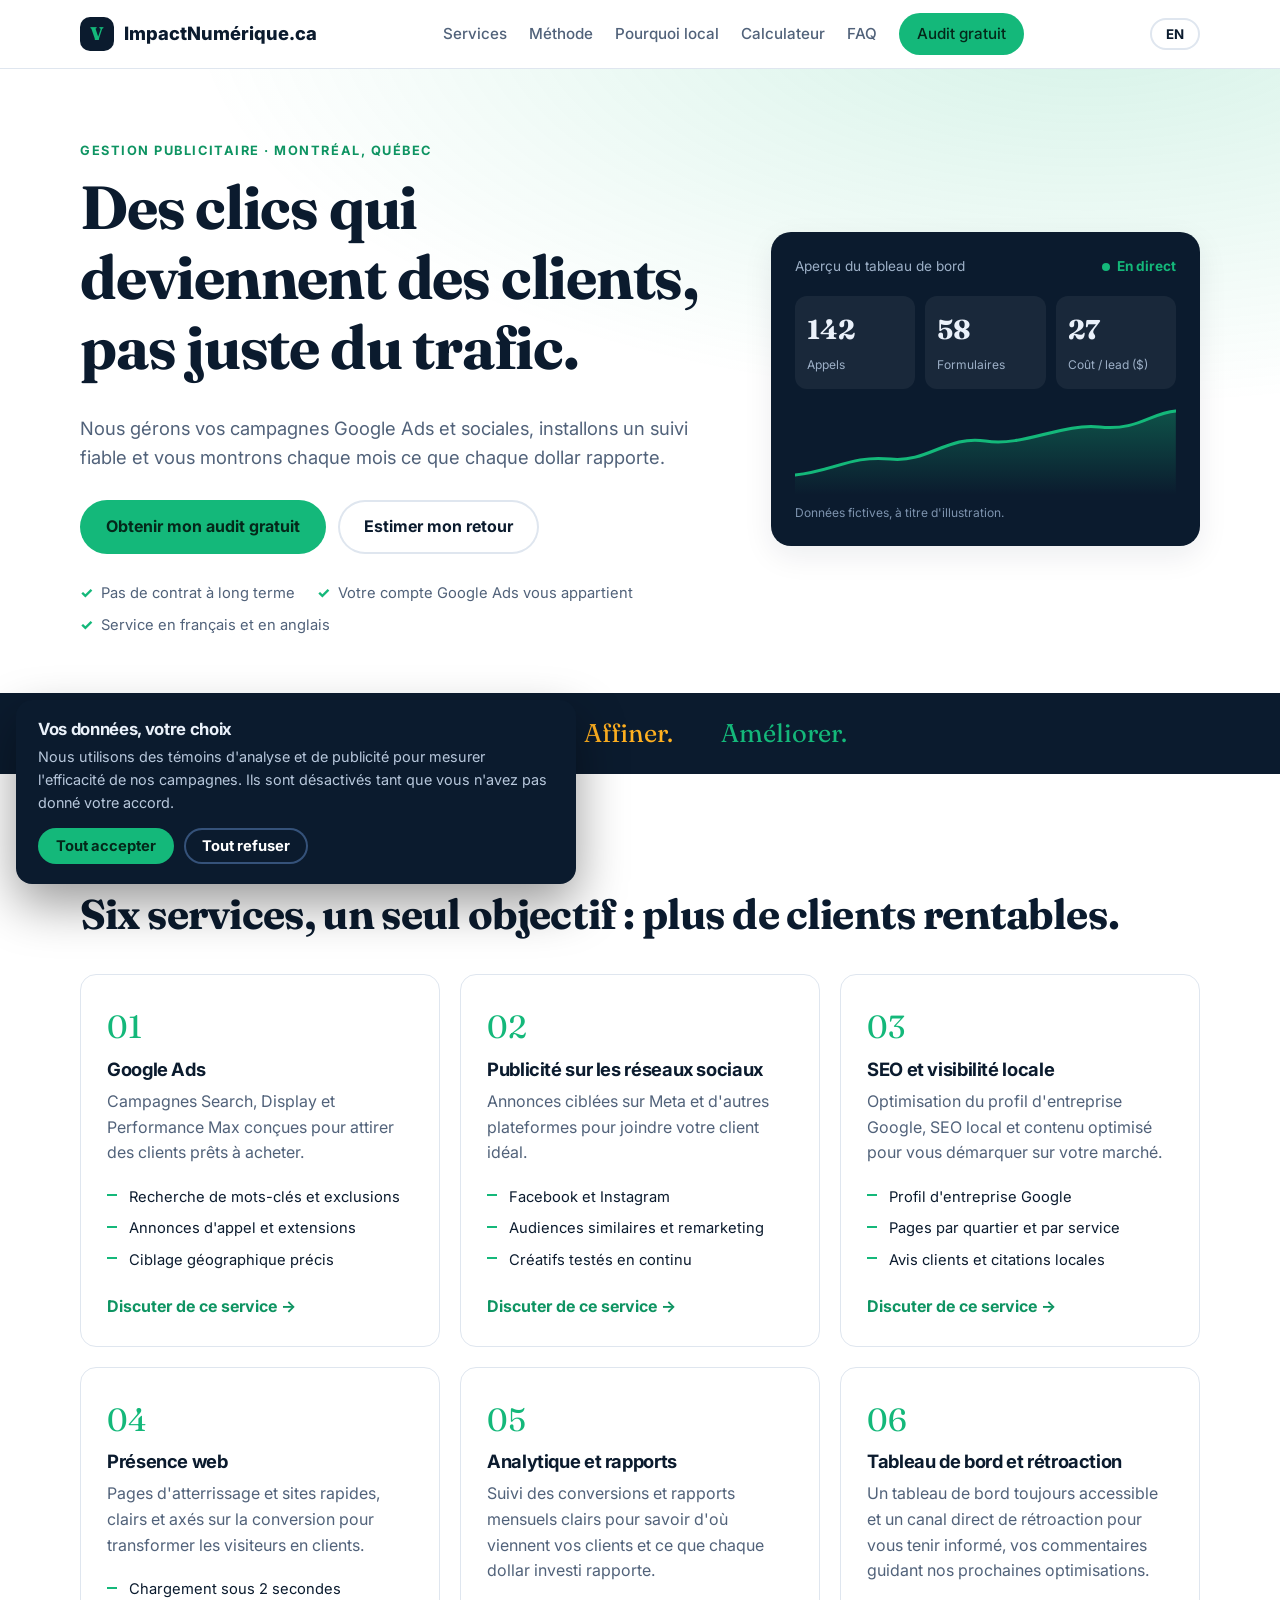
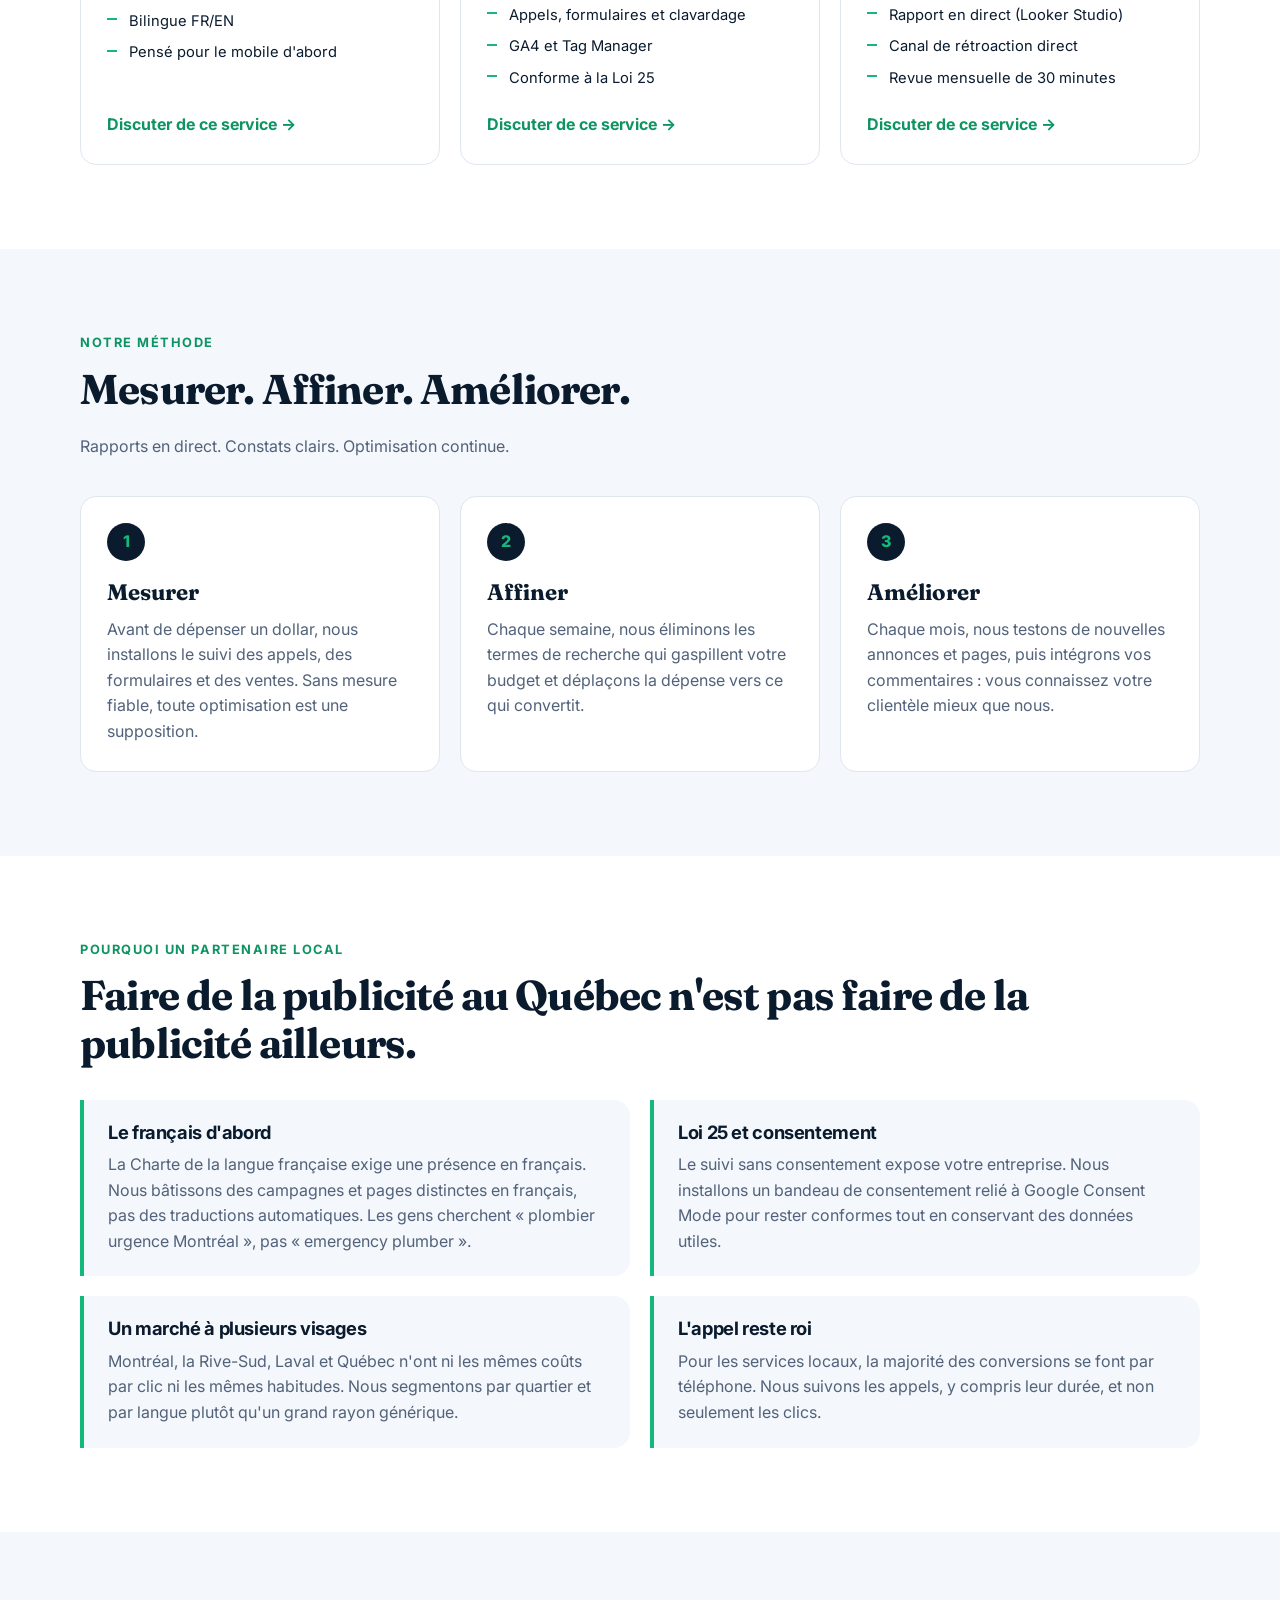
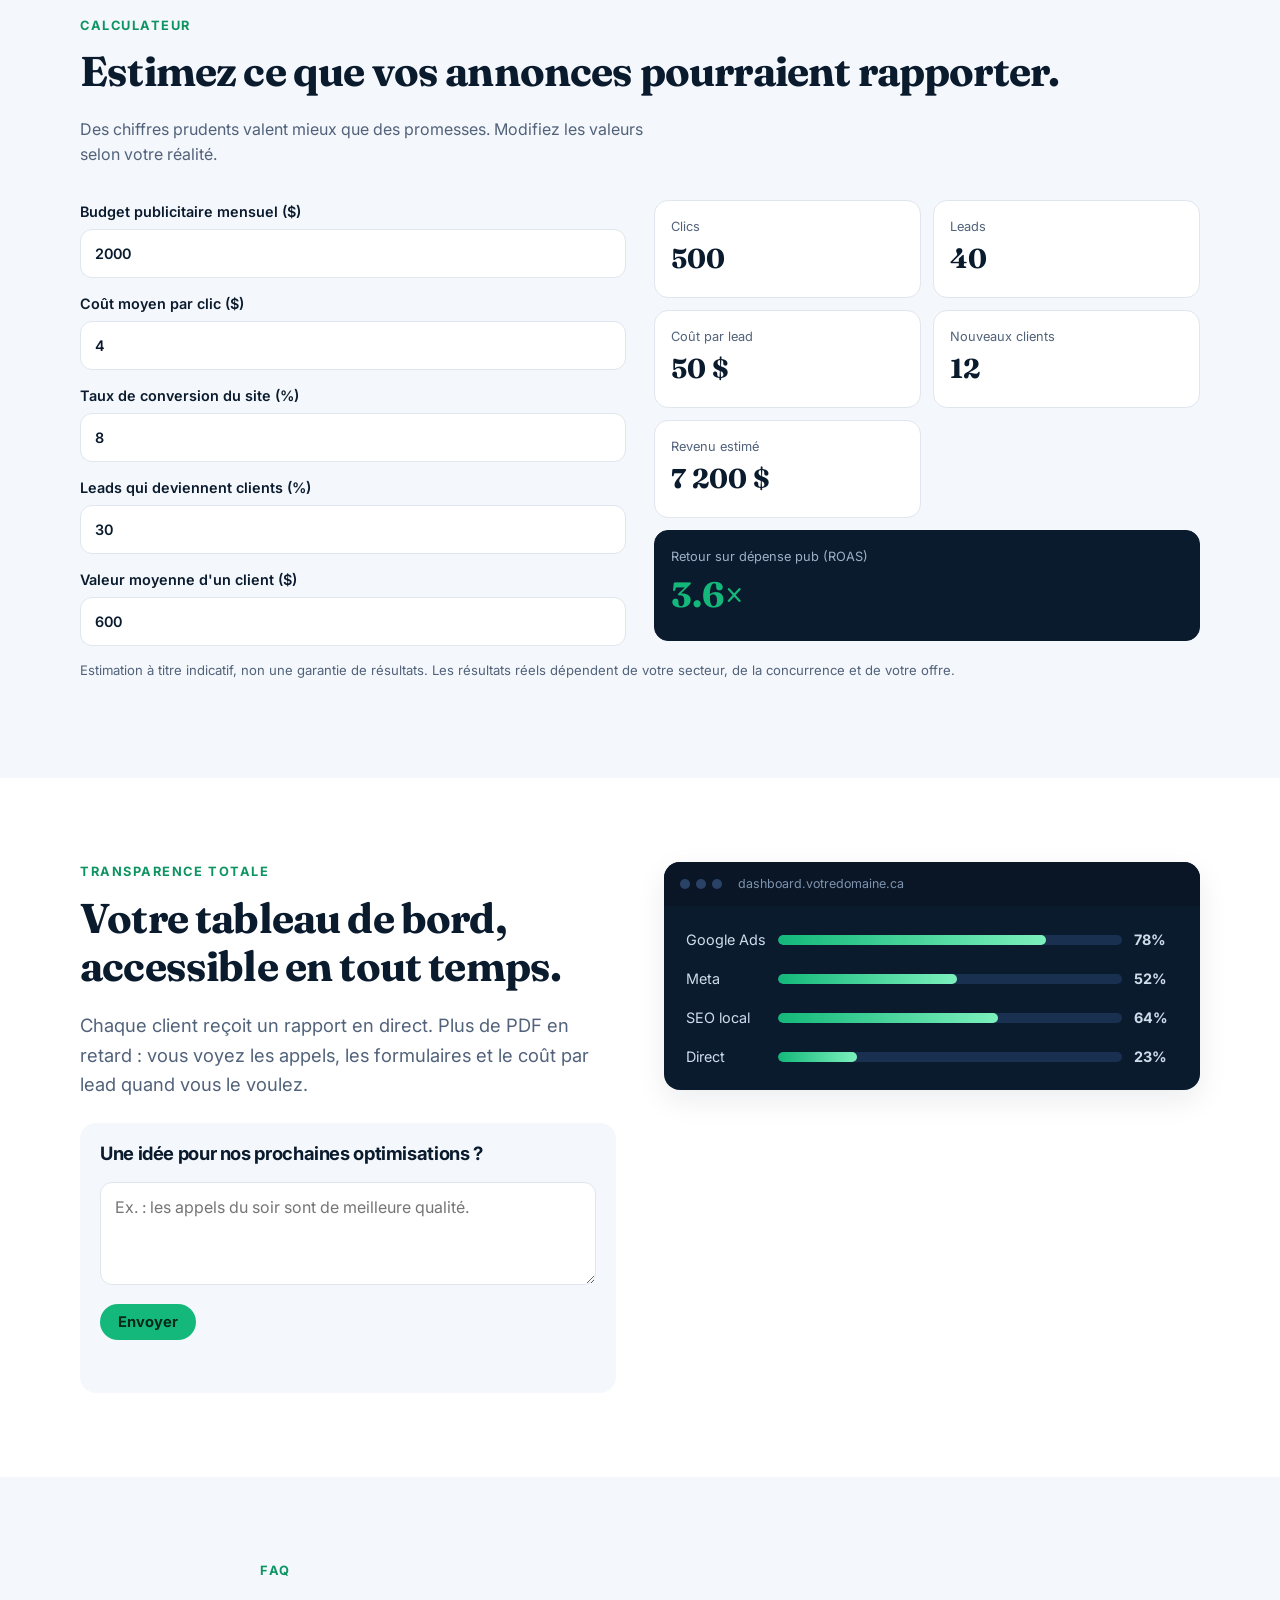
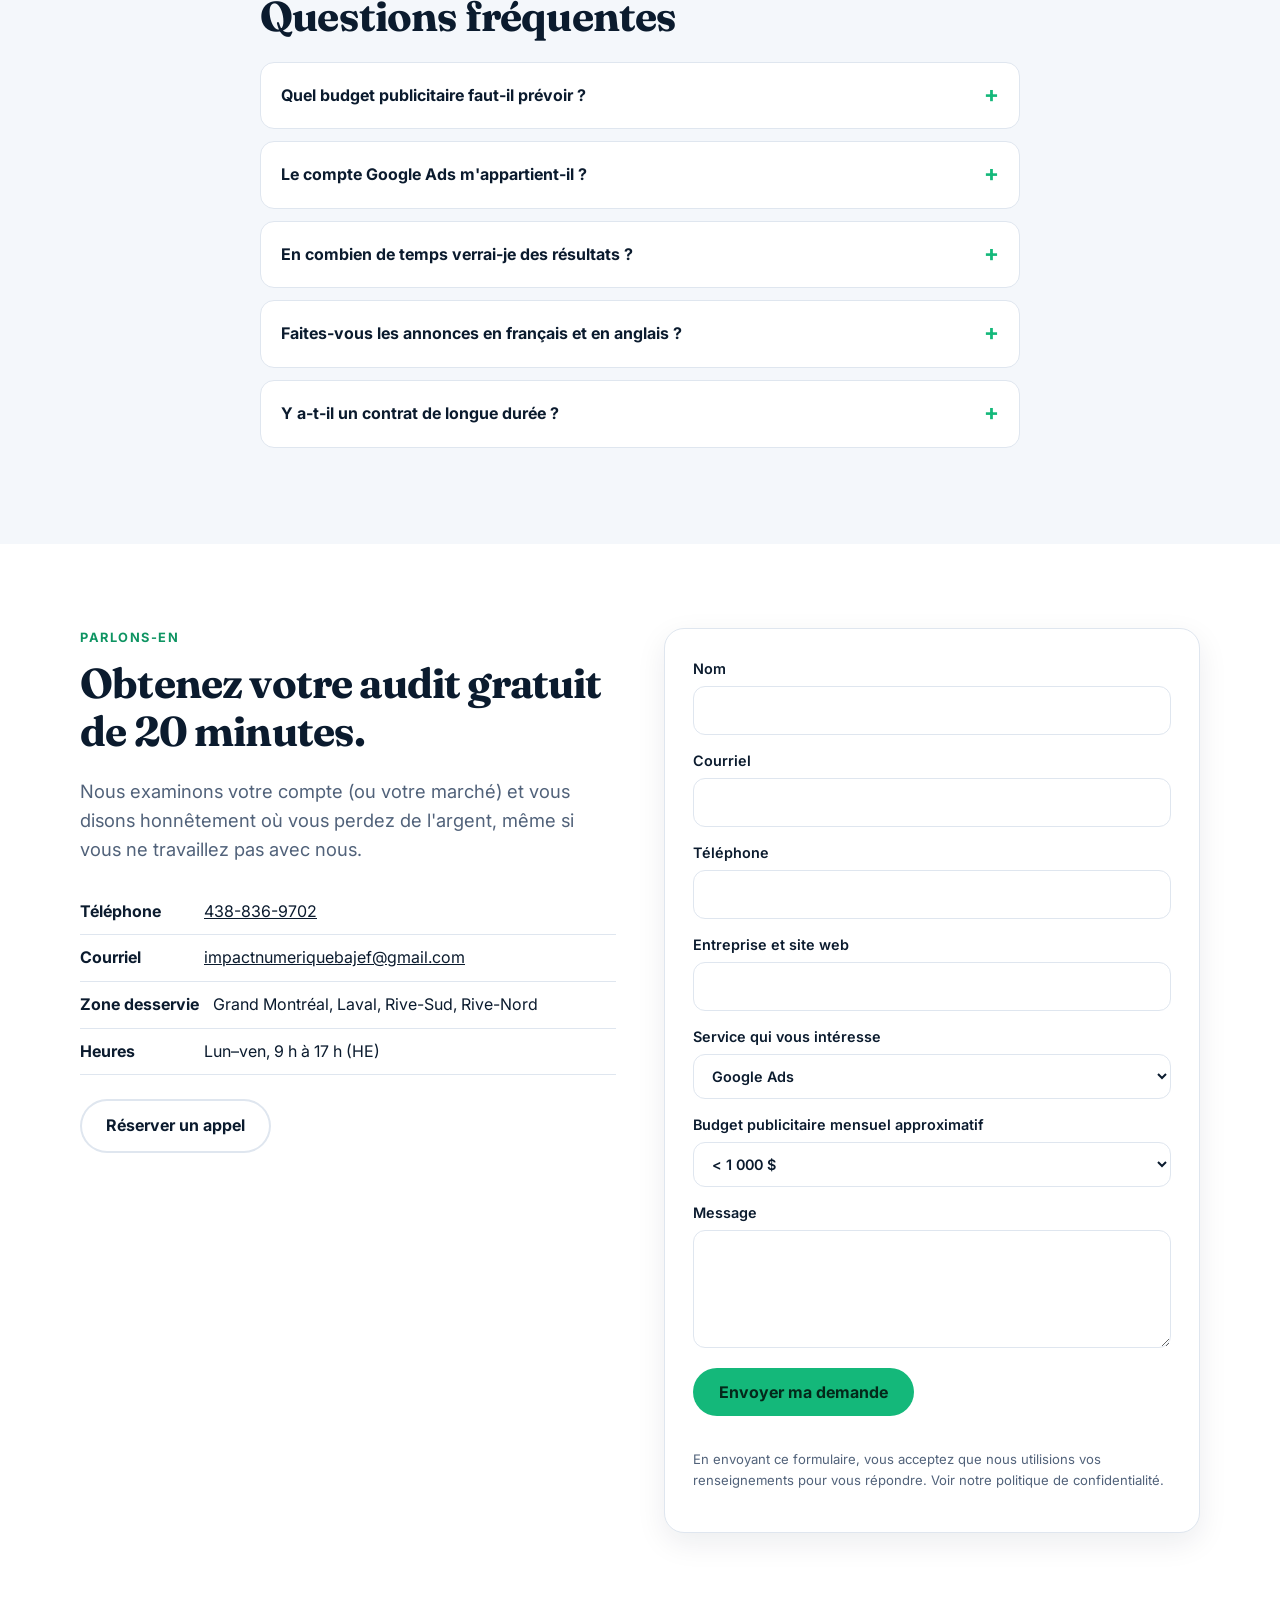
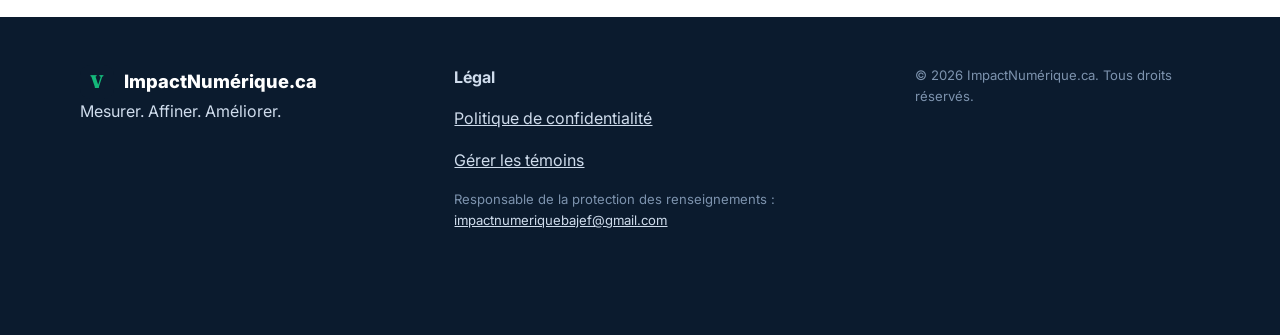
<file: index.html>
<!doctype html>
<html lang="fr-CA">
<head>
  <meta charset="utf-8">
  <meta name="viewport" content="width=device-width, initial-scale=1">
  <title>Gestion Google Ads à Montréal | ImpactNumérique.ca</title>
  <meta name="description" content="Agence de gestion Google Ads à Montréal : campagnes Search, Display et Performance Max, SEO local, suivi des conversions et rapports clairs. Audit gratuit.">
  <link rel="canonical" href="https://www.votredomaine.ca/">
  <link rel="alternate" hreflang="fr-CA" href="https://www.votredomaine.ca/">
  <meta property="og:title" content="Gestion Google Ads à Montréal | ">
  <meta property="og:description" content="Des campagnes qui attirent des clients prêts à acheter. Mesurer. Affiner. Améliorer.">
  <meta property="og:type" content="website">
  <meta property="og:locale" content="fr_CA">
  <link rel="preconnect" href="https://fonts.googleapis.com">
  <link rel="preconnect" href="https://fonts.gstatic.com" crossorigin>
  <link href="https://fonts.googleapis.com/css2?family=Inter:wght@400;500;600;700;800&family=Fraunces:opsz,wght@9..144,600;9..144,700&display=swap" rel="stylesheet">
  <link rel="stylesheet" href="styles.css">

  <!-- Consent Mode v2: tout est REFUSÉ par défaut (Loi 25). Mis à jour dans script.js après le choix. -->
  <script>
    window.dataLayer = window.dataLayer || [];
    function gtag(){ dataLayer.push(arguments); }
    gtag('consent', 'default', {
      ad_storage: 'denied', ad_user_data: 'denied', ad_personalization: 'denied',
      analytics_storage: 'denied', wait_for_update: 500
    });
    gtag('set', 'ads_data_redaction', true);
  </script>
  <!-- TODO: remplacez G-7Z9SBM7210 par votre ID GA4, ou installez GTM à la place -->
  <script async src="https://www.googletagmanager.com/gtag/js?id=G-7Z9SBM7210"></script>
  <script>
    gtag('js', new Date());
    gtag('config', 'G-7Z9SBM7210');
    // gtag('config', 'AW-XXXXXXXXX');  // ID de conversion Google Ads
  </script>

  <script type="application/ld+json">
  {
    "@context": "https://schema.org",
    "@type": "ProfessionalService",
    "name": "ImpactNumérique.ca",
    "description": "Gestion Google Ads, publicité sociale, SEO local et suivi des conversions à Montréal.",
    "areaServed": [{"@type":"City","name":"Montréal"},{"@type":"AdministrativeArea","name":"Québec"}],
    "address": {"@type":"PostalAddress","addressLocality":"Montréal","addressRegion":"QC","addressCountry":"CA"},
    "telephone": "+1-438-836-9702",
    "email": "impactnumeriquebajef@gmail.com",
    "url": "https://www.votredomaine.ca/",
    "priceRange": "$$"
  }
  </script>
</head>
<body>
<a class="skip" href="#main" data-i18n="skip">Aller au contenu</a>

<header class="site-header" id="top">
  <div class="wrap bar">
    <a class="brand" href="#top" aria-label="ImpactNumérique.ca">
      <span class="brand-mark">V</span><span class="brand-name">ImpactNumérique.ca</span>
    </a>
    <nav id="nav" aria-label="Navigation principale">
      <a href="#services" data-i18n="nav.services">Services</a>
      <a href="#methode" data-i18n="nav.method">Méthode</a>
      <a href="#quebec" data-i18n="nav.quebec">Pourquoi local</a>
      <a href="#calculateur" data-i18n="nav.calc">Calculateur</a>
      <a href="#faq" data-i18n="nav.faq">FAQ</a>
      <a class="btn btn-sm" href="#contact" data-i18n="nav.cta">Audit gratuit</a>
    </nav>
    <div class="tools">
      <button class="lang" id="langBtn" type="button" aria-label="Changer de langue / Switch language">EN</button>
      <button class="burger" id="burger" type="button" aria-label="Menu" aria-expanded="false" aria-controls="nav"><span></span><span></span><span></span></button>
    </div>
  </div>
</header>

<main id="main">

  <!-- HERO -->
  <section class="hero">
    <div class="wrap hero-grid">
      <div>
        <p class="eyebrow" data-i18n="hero.eyebrow">Gestion publicitaire · Montréal, Québec</p>
        <h1 data-i18n="hero.title">Des clics qui deviennent des clients, pas juste du trafic.</h1>
        <p class="lead" data-i18n="hero.lead">Nous gérons vos campagnes Google Ads et sociales, installons un suivi fiable et vous montrons chaque mois ce que chaque dollar rapporte.</p>
        <div class="cta-row">
          <a class="btn" href="#contact" data-i18n="hero.cta1">Obtenir mon audit gratuit</a>
          <a class="btn btn-ghost" href="#calculateur" data-i18n="hero.cta2">Estimer mon retour</a>
        </div>
        <ul class="ticks">
          <li data-i18n="hero.t1">Pas de contrat à long terme</li>
          <li data-i18n="hero.t2">Votre compte Google Ads vous appartient</li>
          <li data-i18n="hero.t3">Service en français et en anglais</li>
        </ul>
      </div>
      <aside class="hero-card" aria-label="Aperçu du tableau de bord">
        <div class="hc-head"><span data-i18n="hc.title">Aperçu du tableau de bord</span><span class="live"><i></i> <span data-i18n="hc.live">En direct</span></span></div>
        <div class="kpis">
          <div><b id="k1">0</b><small data-i18n="hc.k1">Appels</small></div>
          <div><b id="k2">0</b><small data-i18n="hc.k2">Formulaires</small></div>
          <div><b id="k3">0</b><small data-i18n="hc.k3">Coût / lead ($)</small></div>
        </div>
        <svg class="spark" viewBox="0 0 300 90" preserveAspectRatio="none" aria-hidden="true">
          <defs><linearGradient id="g" x1="0" x2="0" y1="0" y2="1"><stop offset="0" stop-color="var(--accent)" stop-opacity=".35"/><stop offset="1" stop-color="var(--accent)" stop-opacity="0"/></linearGradient></defs>
          <path d="M0,70 C30,66 45,50 75,54 S120,30 150,36 S210,18 240,22 S280,8 300,6 L300,90 L0,90Z" fill="url(#g)"/>
          <path d="M0,70 C30,66 45,50 75,54 S120,30 150,36 S210,18 240,22 S280,8 300,6" fill="none" stroke="var(--accent)" stroke-width="3" stroke-linecap="round"/>
        </svg>
        <p class="note" data-i18n="hc.note">Données fictives, à titre d'illustration.</p>
      </aside>
    </div>
  </section>

  <!-- TAGLINE BAND -->
  <section class="band" aria-label="Mesurer, affiner, améliorer">
    <div class="wrap band-in">
      <span data-i18n="band.1">Mesurer.</span><span data-i18n="band.2">Affiner.</span><span data-i18n="band.3">Améliorer.</span>
    </div>
  </section>

  <!-- SERVICES -->
  <section id="services" class="section">
    <div class="wrap">
      <p class="eyebrow" data-i18n="svc.eyebrow">Nos services</p>
      <h2 data-i18n="svc.title">Six services, un seul objectif : plus de clients rentables.</h2>
      <div class="grid3">

        <article class="card">
          <span class="num">01</span>
          <h3 data-i18n="s1.t">Google Ads</h3>
          <p data-i18n="s1.d">Campagnes Search, Display et Performance Max conçues pour attirer des clients prêts à acheter.</p>
          <ul>
            <li data-i18n="s1.l1">Recherche de mots-clés et exclusions</li>
            <li data-i18n="s1.l2">Annonces d'appel et extensions</li>
            <li data-i18n="s1.l3">Ciblage géographique précis</li>
          </ul>
          <a class="link" href="#contact" data-service="google-ads" data-i18n="svc.cta">Discuter de ce service →</a>
        </article>

        <article class="card">
          <span class="num">02</span>
          <h3 data-i18n="s2.t">Publicité sur les réseaux sociaux</h3>
          <p data-i18n="s2.d">Annonces ciblées sur Meta et d'autres plateformes pour joindre votre client idéal.</p>
          <ul>
            <li data-i18n="s2.l1">Facebook et Instagram</li>
            <li data-i18n="s2.l2">Audiences similaires et remarketing</li>
            <li data-i18n="s2.l3">Créatifs testés en continu</li>
          </ul>
          <a class="link" href="#contact" data-service="social" data-i18n="svc.cta">Discuter de ce service →</a>
        </article>

        <article class="card">
          <span class="num">03</span>
          <h3 data-i18n="s3.t">SEO et visibilité locale</h3>
          <p data-i18n="s3.d">Optimisation du profil d'entreprise Google, SEO local et contenu optimisé pour vous démarquer sur votre marché.</p>
          <ul>
            <li data-i18n="s3.l1">Profil d'entreprise Google</li>
            <li data-i18n="s3.l2">Pages par quartier et par service</li>
            <li data-i18n="s3.l3">Avis clients et citations locales</li>
          </ul>
          <a class="link" href="#contact" data-service="seo" data-i18n="svc.cta">Discuter de ce service →</a>
        </article>

        <article class="card">
          <span class="num">04</span>
          <h3 data-i18n="s4.t">Présence web</h3>
          <p data-i18n="s4.d">Pages d'atterrissage et sites rapides, clairs et axés sur la conversion pour transformer les visiteurs en clients.</p>
          <ul>
            <li data-i18n="s4.l1">Chargement sous 2 secondes</li>
            <li data-i18n="s4.l2">Bilingue FR/EN</li>
            <li data-i18n="s4.l3">Pensé pour le mobile d'abord</li>
          </ul>
          <a class="link" href="#contact" data-service="web" data-i18n="svc.cta">Discuter de ce service →</a>
        </article>

        <article class="card">
          <span class="num">05</span>
          <h3 data-i18n="s5.t">Analytique et rapports</h3>
          <p data-i18n="s5.d">Suivi des conversions et rapports mensuels clairs pour savoir d'où viennent vos clients et ce que chaque dollar investi rapporte.</p>
          <ul>
            <li data-i18n="s5.l1">Appels, formulaires et clavardage</li>
            <li data-i18n="s5.l2">GA4 et Tag Manager</li>
            <li data-i18n="s5.l3">Conforme à la Loi 25</li>
          </ul>
          <a class="link" href="#contact" data-service="analytics" data-i18n="svc.cta">Discuter de ce service →</a>
        </article>

        <article class="card">
          <span class="num">06</span>
          <h3 data-i18n="s6.t">Tableau de bord et rétroaction</h3>
          <p data-i18n="s6.d">Un tableau de bord toujours accessible et un canal direct de rétroaction pour vous tenir informé, vos commentaires guidant nos prochaines optimisations.</p>
          <ul>
            <li data-i18n="s6.l1">Rapport en direct (Looker Studio)</li>
            <li data-i18n="s6.l2">Canal de rétroaction direct</li>
            <li data-i18n="s6.l3">Revue mensuelle de 30 minutes</li>
          </ul>
          <a class="link" href="#contact" data-service="dashboard" data-i18n="svc.cta">Discuter de ce service →</a>
        </article>

      </div>
    </div>
  </section>

  <!-- METHOD -->
  <section id="methode" class="section alt">
    <div class="wrap">
      <p class="eyebrow" data-i18n="m.eyebrow">Notre méthode</p>
      <h2 data-i18n="m.title">Mesurer. Affiner. Améliorer.</h2>
      <p class="sub" data-i18n="m.sub">Rapports en direct. Constats clairs. Optimisation continue.</p>
      <ol class="steps">
        <li><b data-i18n="m.1t">Mesurer</b><p data-i18n="m.1d">Avant de dépenser un dollar, nous installons le suivi des appels, des formulaires et des ventes. Sans mesure fiable, toute optimisation est une supposition.</p></li>
        <li><b data-i18n="m.2t">Affiner</b><p data-i18n="m.2d">Chaque semaine, nous éliminons les termes de recherche qui gaspillent votre budget et déplaçons la dépense vers ce qui convertit.</p></li>
        <li><b data-i18n="m.3t">Améliorer</b><p data-i18n="m.3d">Chaque mois, nous testons de nouvelles annonces et pages, puis intégrons vos commentaires : vous connaissez votre clientèle mieux que nous.</p></li>
      </ol>
    </div>
  </section>

  <!-- QUEBEC -->
  <section id="quebec" class="section">
    <div class="wrap">
      <p class="eyebrow" data-i18n="q.eyebrow">Pourquoi un partenaire local</p>
      <h2 data-i18n="q.title">Faire de la publicité au Québec n'est pas faire de la publicité ailleurs.</h2>
      <div class="grid2">
        <div class="note-card"><h3 data-i18n="q.1t">Le français d'abord</h3><p data-i18n="q.1d">La Charte de la langue française exige une présence en français. Nous bâtissons des campagnes et pages distinctes en français, pas des traductions automatiques. Les gens cherchent « plombier urgence Montréal », pas « emergency plumber ».</p></div>
        <div class="note-card"><h3 data-i18n="q.2t">Loi 25 et consentement</h3><p data-i18n="q.2d">Le suivi sans consentement expose votre entreprise. Nous installons un bandeau de consentement relié à Google Consent Mode pour rester conformes tout en conservant des données utiles.</p></div>
        <div class="note-card"><h3 data-i18n="q.3t">Un marché à plusieurs visages</h3><p data-i18n="q.3d">Montréal, la Rive-Sud, Laval et Québec n'ont ni les mêmes coûts par clic ni les mêmes habitudes. Nous segmentons par quartier et par langue plutôt qu'un grand rayon générique.</p></div>
        <div class="note-card"><h3 data-i18n="q.4t">L'appel reste roi</h3><p data-i18n="q.4d">Pour les services locaux, la majorité des conversions se font par téléphone. Nous suivons les appels, y compris leur durée, et non seulement les clics.</p></div>
      </div>
    </div>
  </section>

  <!-- CALCULATOR -->
  <section id="calculateur" class="section alt">
    <div class="wrap">
      <p class="eyebrow" data-i18n="c.eyebrow">Calculateur</p>
      <h2 data-i18n="c.title">Estimez ce que vos annonces pourraient rapporter.</h2>
      <p class="sub" data-i18n="c.sub">Des chiffres prudents valent mieux que des promesses. Modifiez les valeurs selon votre réalité.</p>
      <div class="calc">
        <form class="calc-in" id="calc" onsubmit="return false">
          <label><span data-i18n="c.budget">Budget publicitaire mensuel ($)</span><input type="number" id="cBudget" value="2000" min="0" step="100"></label>
          <label><span data-i18n="c.cpc">Coût moyen par clic ($)</span><input type="number" id="cCpc" value="4" min="0.1" step="0.1"></label>
          <label><span data-i18n="c.cr">Taux de conversion du site (%)</span><input type="number" id="cCr" value="8" min="0" max="100" step="0.5"></label>
          <label><span data-i18n="c.close">Leads qui deviennent clients (%)</span><input type="number" id="cClose" value="30" min="0" max="100" step="1"></label>
          <label><span data-i18n="c.value">Valeur moyenne d'un client ($)</span><input type="number" id="cValue" value="600" min="0" step="50"></label>
        </form>
        <div class="calc-out" aria-live="polite">
          <div><small data-i18n="c.o1">Clics</small><b id="oClicks">0</b></div>
          <div><small data-i18n="c.o2">Leads</small><b id="oLeads">0</b></div>
          <div><small data-i18n="c.o3">Coût par lead</small><b id="oCpl">0</b></div>
          <div><small data-i18n="c.o4">Nouveaux clients</small><b id="oCust">0</b></div>
          <div><small data-i18n="c.o5">Revenu estimé</small><b id="oRev">0</b></div>
          <div class="hl"><small data-i18n="c.o6">Retour sur dépense pub (ROAS)</small><b id="oRoas">0</b></div>
        </div>
      </div>
      <p class="fine" data-i18n="c.fine">Estimation à titre indicatif, non une garantie de résultats. Les résultats réels dépendent de votre secteur, de la concurrence et de votre offre.</p>
    </div>
  </section>

  <!-- DASHBOARD -->
  <section id="tableau" class="section">
    <div class="wrap grid-split">
      <div>
        <p class="eyebrow" data-i18n="d.eyebrow">Transparence totale</p>
        <h2 data-i18n="d.title">Votre tableau de bord, accessible en tout temps.</h2>
        <p class="lead" data-i18n="d.lead">Chaque client reçoit un rapport en direct. Plus de PDF en retard : vous voyez les appels, les formulaires et le coût par lead quand vous le voulez.</p>
        <form class="feedback" id="fbForm" novalidate>
          <h3 data-i18n="d.fbt">Une idée pour nos prochaines optimisations ?</h3>
          <label class="sr" for="fbText" data-i18n="d.fbl">Votre commentaire</label>
          <textarea id="fbText" name="feedback" rows="3" required data-i18n-ph="d.fbph" placeholder="Ex. : les appels du soir sont de meilleure qualité."></textarea>
          <button class="btn btn-sm" type="submit" data-i18n="d.fbb">Envoyer</button>
          <p class="status" id="fbStatus" role="status"></p>
        </form>
      </div>
      <div class="mock" aria-hidden="true">
        <div class="mock-top"><i></i><i></i><i></i><span>dashboard.votredomaine.ca</span></div>
        <div class="mock-body">
          <div class="mrow"><span>Google Ads</span><div class="meter"><u style="width:78%"></u></div><b>78%</b></div>
          <div class="mrow"><span>Meta</span><div class="meter"><u style="width:52%"></u></div><b>52%</b></div>
          <div class="mrow"><span>SEO local</span><div class="meter"><u style="width:64%"></u></div><b>64%</b></div>
          <div class="mrow"><span>Direct</span><div class="meter"><u style="width:23%"></u></div><b>23%</b></div>
          <!-- Remplacez ce mock par: <iframe src="https://lookerstudio.google.com/embed/reporting/VOTRE_ID" ...> -->
        </div>
      </div>
    </div>
  </section>

  <!-- FAQ -->
  <section id="faq" class="section alt">
    <div class="wrap narrow">
      <p class="eyebrow">FAQ</p>
      <h2 data-i18n="f.title">Questions fréquentes</h2>
      <details><summary data-i18n="f.1q">Quel budget publicitaire faut-il prévoir ?</summary><p data-i18n="f.1a">Pour un service local à Montréal, comptez généralement au moins 1 000 à 1 500 $ par mois en dépenses publicitaires pour recueillir assez de données. Nos honoraires de gestion sont distincts : les annonces sont payées directement à Google avec votre carte.</p></details>
      <details><summary data-i18n="f.2q">Le compte Google Ads m'appartient-il ?</summary><p data-i18n="f.2a">Oui. Le compte est ouvert à votre nom et nous y avons un accès gestionnaire. Si vous partez, vous gardez l'historique, les données et les audiences.</p></details>
      <details><summary data-i18n="f.3q">En combien de temps verrai-je des résultats ?</summary><p data-i18n="f.3a">Les premiers appels arrivent souvent dès la première semaine. Il faut toutefois compter de 6 à 8 semaines pour que l'optimisation se stabilise. Quiconque promet des résultats garantis en 7 jours ne dit pas la vérité.</p></details>
      <details><summary data-i18n="f.4q">Faites-vous les annonces en français et en anglais ?</summary><p data-i18n="f.4a">Oui, avec des campagnes séparées par langue, des annonces rédigées par un humain et des pages d'atterrissage adaptées.</p></details>
      <details><summary data-i18n="f.5q">Y a-t-il un contrat de longue durée ?</summary><p data-i18n="f.5a">Non. Nos ententes sont mensuelles, avec un préavis de 30 jours. Nous préférons vous garder par les résultats.</p></details>
    </div>
  </section>

  <!-- CONTACT -->
  <section id="contact" class="section">
    <div class="wrap grid-split">
      <div>
        <p class="eyebrow" data-i18n="ct.eyebrow">Parlons-en</p>
        <h2 data-i18n="ct.title">Obtenez votre audit gratuit de 20 minutes.</h2>
        <p class="lead" data-i18n="ct.lead">Nous examinons votre compte (ou votre marché) et vous disons honnêtement où vous perdez de l'argent, même si vous ne travaillez pas avec nous.</p>
        <ul class="contact-list">
          <li><b data-i18n="ct.tel">Téléphone</b> <a href="tel:+14388369702">438-836-9702</a></li>
          <li><b data-i18n="ct.mail">Courriel</b> <a href="mailto:impactnumeriquebajef@gmail.com">impactnumeriquebajef@gmail.com</a></li>
          <li><b data-i18n="ct.zone">Zone desservie</b> <span data-i18n="ct.zoneV">Grand Montréal, Laval, Rive-Sud, Rive-Nord</span></li>
          <li><b data-i18n="ct.hours">Heures</b> <span data-i18n="ct.hoursV">Lun–ven, 9 h à 17 h (HE)</span></li>
        </ul>
        <!-- Option: ajoutez un lien Calendly / Cal.com ici -->
        <a class="btn btn-ghost" href="https://cal.com/votre-nom" target="_blank" rel="noopener" data-i18n="ct.book">Réserver un appel</a>
      </div>

      <form class="form" id="contactForm" action="https://formspree.io/f/mljgqvrj" method="POST" novalidate>
        <label><span data-i18n="ct.name">Nom</span><input name="name" autocomplete="name" required></label>
        <label><span data-i18n="ct.email">Courriel</span><input name="email" type="email" autocomplete="email" required></label>
        <label><span data-i18n="ct.phone">Téléphone</span><input name="phone" type="tel" autocomplete="tel"></label>
        <label><span data-i18n="ct.company">Entreprise et site web</span><input name="company" autocomplete="organization"></label>
        <label><span data-i18n="ct.service">Service qui vous intéresse</span>
          <select name="service" id="service">
            <option value="google-ads" data-i18n="s1.t">Google Ads</option>
            <option value="social" data-i18n="s2.t">Publicité sur les réseaux sociaux</option>
            <option value="seo" data-i18n="s3.t">SEO et visibilité locale</option>
            <option value="web" data-i18n="s4.t">Présence web</option>
            <option value="analytics" data-i18n="s5.t">Analytique et rapports</option>
            <option value="dashboard" data-i18n="s6.t">Tableau de bord et rétroaction</option>
          </select>
        </label>
        <label><span data-i18n="ct.budget">Budget publicitaire mensuel approximatif</span>
          <select name="budget">
            <option>&lt; 1 000 $</option><option>1 000 – 3 000 $</option><option>3 000 – 10 000 $</option><option>10 000 $ +</option>
          </select>
        </label>
        <label><span data-i18n="ct.msg">Message</span><textarea name="message" rows="4"></textarea></label>
        <input type="text" name="_gotcha" tabindex="-1" autocomplete="off" style="display:none" aria-hidden="true">
        <button class="btn" type="submit" data-i18n="ct.send">Envoyer ma demande</button>
        <p class="status" id="formStatus" role="status"></p>
        <p class="fine" data-i18n="ct.priv">En envoyant ce formulaire, vous acceptez que nous utilisions vos renseignements pour vous répondre. Voir notre politique de confidentialité.</p>
      </form>
    </div>
  </section>
</main>

<footer class="site-footer">
  <div class="wrap foot">
    <div>
      <a class="brand" href="#top"><span class="brand-mark">V</span><span class="brand-name">ImpactNumérique.ca</span></a>
      <p data-i18n="ft.tag">Mesurer. Affiner. Améliorer.</p>
    </div>
    <div>
      <p><b data-i18n="ft.legal">Légal</b></p>
      <p><a href="confidentialite.html">Politique de confidentialité</a></p>
      <p><button class="linklike" id="consentReopen" type="button" data-i18n="ft.cookies">Gérer les témoins</button></p>
      <p class="fine">
  <span data-i18n="ft.rpo">Responsable de la protection des renseignements :</span>
  <a href="mailto:impactnumeriquebajef@gmail.com">impactnumeriquebajef@gmail.com</a>
</p>
    </div>
    <div class="fine">© <span id="yr"></span> ImpactNumérique.ca. <span data-i18n="ft.rights">Tous droits réservés.</span></div>
  </div>
</footer>

<!-- Sticky mobile call button -->
<a class="callfab" href="tel:+14388369702" aria-label="Appeler"><svg viewBox="0 0 24 24" width="22" height="22" fill="currentColor" aria-hidden="true"><path d="M6.6 10.8a15.1 15.1 0 0 0 6.6 6.6l2.2-2.2a1 1 0 0 1 1-.25 11.4 11.4 0 0 0 3.6.57 1 1 0 0 1 1 1V20a1 1 0 0 1-1 1A17 17 0 0 1 3 4a1 1 0 0 1 1-1h3.5a1 1 0 0 1 1 1c0 1.25.2 2.45.57 3.6a1 1 0 0 1-.25 1z"/></svg></a>

<!-- Consent banner (Loi 25) -->
<div class="consent" id="consent" role="dialog" aria-live="polite" aria-labelledby="cTitle" hidden>
  <h2 id="cTitle" data-i18n="cc.t">Vos données, votre choix</h2>
  <p data-i18n="cc.d">Nous utilisons des témoins d'analyse et de publicité pour mesurer l'efficacité de nos campagnes. Ils sont désactivés tant que vous n'avez pas donné votre accord.</p>
  <div class="cc-btns">
    <button class="btn btn-sm" id="ccAccept" type="button" data-i18n="cc.a">Tout accepter</button>
    <button class="btn btn-sm btn-ghost" id="ccReject" type="button" data-i18n="cc.r">Tout refuser</button>
  </div>
</div>

<script src="script.js"></script>
</body>
</html>
</file>
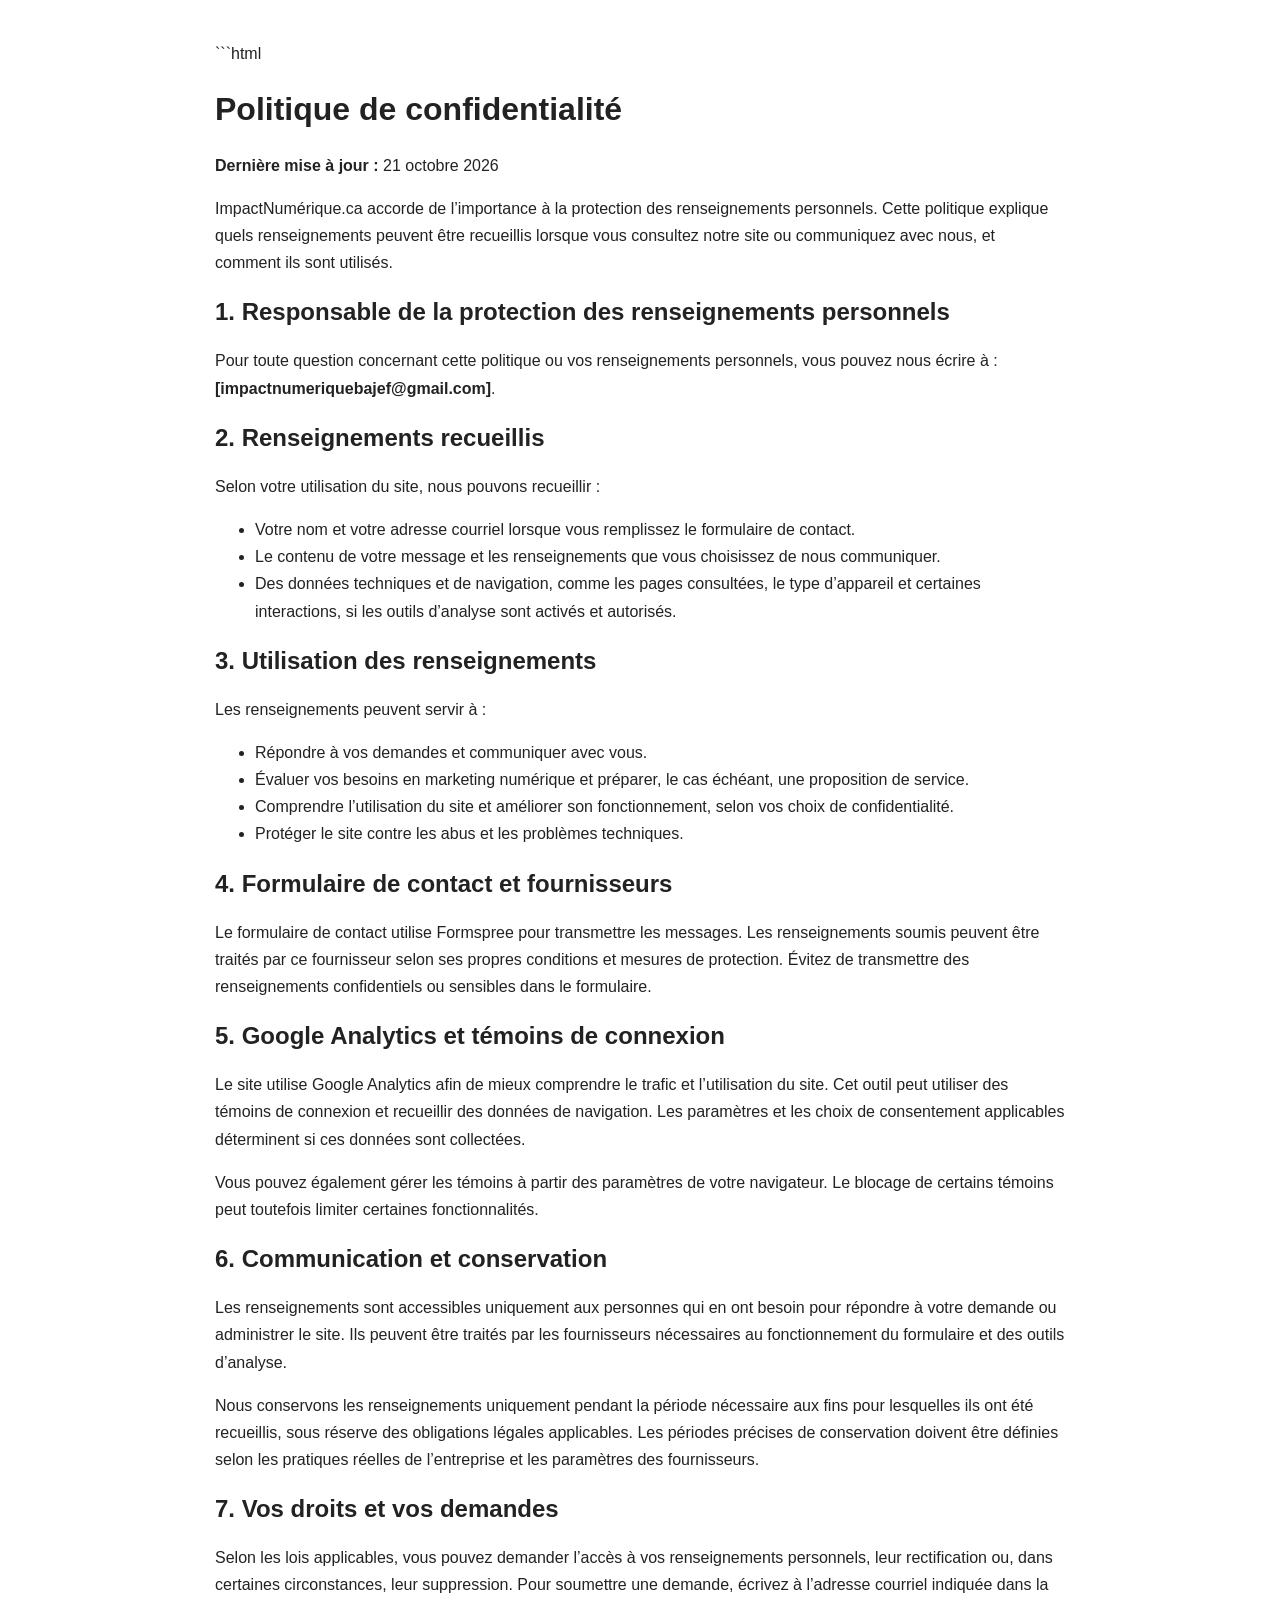
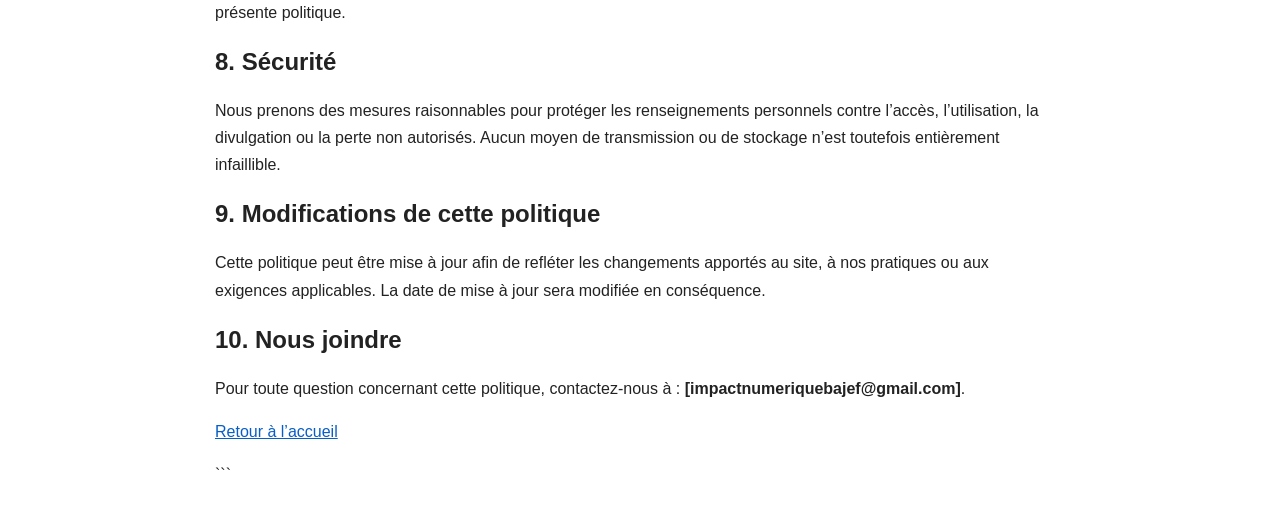
<file: confidentialite.html>
```html
<!DOCTYPE html>
<html lang="fr">
<head>
  <meta charset="UTF-8">
  <meta name="viewport" content="width=device-width, initial-scale=1.0">
  <title>Politique de confidentialité | ImpactNumérique.ca</title>
  <meta name="description" content="Politique de confidentialité d’ImpactNumérique.ca concernant les renseignements personnels et les données collectées sur le site.">
  <style>
    body {
      font-family: Arial, sans-serif;
      line-height: 1.7;
      max-width: 850px;
      margin: 40px auto;
      padding: 0 20px;
      color: #222;
    }
    h1, h2 { line-height: 1.3; }
    a { color: #075ec8; }
  </style>
</head>
<body>
  <h1>Politique de confidentialité</h1>
  <p><strong>Dernière mise à jour :</strong> 21 octobre 2026</p>

  <p>
    ImpactNumérique.ca accorde de l’importance à la protection des
    renseignements personnels. Cette politique explique quels renseignements
    peuvent être recueillis lorsque vous consultez notre site ou communiquez
    avec nous, et comment ils sont utilisés.
  </p>

  <h2>1. Responsable de la protection des renseignements personnels</h2>
  <p>
    Pour toute question concernant cette politique ou vos renseignements
    personnels, vous pouvez nous écrire à :
    <strong>[impactnumeriquebajef@gmail.com]</strong>.
  </p>

  <h2>2. Renseignements recueillis</h2>
  <p>Selon votre utilisation du site, nous pouvons recueillir :</p>
  <ul>
    <li>Votre nom et votre adresse courriel lorsque vous remplissez le formulaire de contact.</li>
    <li>Le contenu de votre message et les renseignements que vous choisissez de nous communiquer.</li>
    <li>Des données techniques et de navigation, comme les pages consultées, le type d’appareil et certaines interactions, si les outils d’analyse sont activés et autorisés.</li>
  </ul>

  <h2>3. Utilisation des renseignements</h2>
  <p>Les renseignements peuvent servir à :</p>
  <ul>
    <li>Répondre à vos demandes et communiquer avec vous.</li>
    <li>Évaluer vos besoins en marketing numérique et préparer, le cas échéant, une proposition de service.</li>
    <li>Comprendre l’utilisation du site et améliorer son fonctionnement, selon vos choix de confidentialité.</li>
    <li>Protéger le site contre les abus et les problèmes techniques.</li>
  </ul>

  <h2>4. Formulaire de contact et fournisseurs</h2>
  <p>
    Le formulaire de contact utilise Formspree pour transmettre les messages.
    Les renseignements soumis peuvent être traités par ce fournisseur selon
    ses propres conditions et mesures de protection. Évitez de transmettre
    des renseignements confidentiels ou sensibles dans le formulaire.
  </p>

  <h2>5. Google Analytics et témoins de connexion</h2>
  <p>
    Le site utilise Google Analytics afin de mieux comprendre le trafic et
    l’utilisation du site. Cet outil peut utiliser des témoins de connexion
    et recueillir des données de navigation. Les paramètres et les choix
    de consentement applicables déterminent si ces données sont collectées.
  </p>
  <p>
    Vous pouvez également gérer les témoins à partir des paramètres de votre
    navigateur. Le blocage de certains témoins peut toutefois limiter
    certaines fonctionnalités.
  </p>

  <h2>6. Communication et conservation</h2>
  <p>
    Les renseignements sont accessibles uniquement aux personnes qui en ont
    besoin pour répondre à votre demande ou administrer le site. Ils peuvent
    être traités par les fournisseurs nécessaires au fonctionnement du
    formulaire et des outils d’analyse.
  </p>
  <p>
    Nous conservons les renseignements uniquement pendant la période
    nécessaire aux fins pour lesquelles ils ont été recueillis, sous réserve
    des obligations légales applicables. Les périodes précises de conservation
    doivent être définies selon les pratiques réelles de l’entreprise et les
    paramètres des fournisseurs.
  </p>

  <h2>7. Vos droits et vos demandes</h2>
  <p>
    Selon les lois applicables, vous pouvez demander l’accès à vos
    renseignements personnels, leur rectification ou, dans certaines
    circonstances, leur suppression. Pour soumettre une demande, écrivez à
    l’adresse courriel indiquée dans la présente politique.
  </p>

  <h2>8. Sécurité</h2>
  <p>
    Nous prenons des mesures raisonnables pour protéger les renseignements
    personnels contre l’accès, l’utilisation, la divulgation ou la perte non
    autorisés. Aucun moyen de transmission ou de stockage n’est toutefois
    entièrement infaillible.
  </p>

  <h2>9. Modifications de cette politique</h2>
  <p>
    Cette politique peut être mise à jour afin de refléter les changements
    apportés au site, à nos pratiques ou aux exigences applicables. La date
    de mise à jour sera modifiée en conséquence.
  </p>

  <h2>10. Nous joindre</h2>
  <p>
    Pour toute question concernant cette politique, contactez-nous à :
    <strong>[impactnumeriquebajef@gmail.com]</strong>.
  </p>

  <p><a href="index.html">Retour à l’accueil</a></p>
</body>
</html>
```
</file>
<file: styles.css>
/* ============ Tokens ============ */
:root{
  --bg:#ffffff; --bg-alt:#f4f7fb; --ink:#0b1b2e; --muted:#51627a;
  --navy:#0b1b2e; --navy-2:#13294a; --accent:#14b87a; --accent-d:#0e9462;
  --warm:#ffb020; --line:#dfe6ef; --card:#ffffff; --radius:16px;
  --shadow:0 10px 30px rgba(11,27,46,.08);
  --font:'Inter',system-ui,-apple-system,Segoe UI,Roboto,sans-serif;
  --serif:'Fraunces',Georgia,serif;
}
@media (prefers-color-scheme: dark){
  :root{ --bg:#08121f; --bg-alt:#0c1a2c; --ink:#eaf1fa; --muted:#9db0c7; --line:#1d3250; --card:#0f2038; --shadow:0 10px 30px rgba(0,0,0,.4); }
}

/* ============ Base ============ */
*{box-sizing:border-box}
html{scroll-behavior:smooth;scroll-padding-top:80px}
body{margin:0;font-family:var(--font);color:var(--ink);background:var(--bg);line-height:1.6;-webkit-font-smoothing:antialiased}
img,svg{max-width:100%;display:block}
a{color:inherit}
h1,h2,h3{line-height:1.15;margin:0 0 .5em;letter-spacing:-.02em}
h1{font-family:var(--serif);font-size:clamp(2.2rem,5.4vw,3.8rem);font-weight:700}
h2{font-family:var(--serif);font-size:clamp(1.7rem,3.6vw,2.6rem);font-weight:700}
h3{font-size:1.15rem}
p{margin:0 0 1em}
.wrap{max-width:1160px;margin:0 auto;padding:0 20px}
.narrow{max-width:800px}
.section{padding:84px 0}
.alt{background:var(--bg-alt)}
.eyebrow{color:var(--accent-d);font-weight:700;font-size:.8rem;letter-spacing:.12em;text-transform:uppercase;margin-bottom:12px}
.lead{font-size:1.15rem;color:var(--muted);max-width:60ch}
.sub{color:var(--muted);max-width:60ch}
.fine{font-size:.82rem;color:var(--muted)}
.sr{position:absolute;width:1px;height:1px;overflow:hidden;clip:rect(0 0 0 0)}
.skip{position:absolute;left:-999px;top:8px;background:var(--navy);color:#fff;padding:8px 14px;border-radius:8px;z-index:100}
.skip:focus{left:8px}
:focus-visible{outline:3px solid var(--warm);outline-offset:2px}

/* ============ Buttons ============ */
.btn{display:inline-flex;align-items:center;justify-content:center;gap:8px;background:var(--accent);color:#04281a;font-weight:700;border:0;border-radius:999px;padding:14px 26px;text-decoration:none;cursor:pointer;font-size:1rem;font-family:inherit;transition:transform .15s,background .15s}
.btn:hover{background:var(--accent-d);color:#fff;transform:translateY(-1px)}
.btn-sm{padding:9px 18px;font-size:.92rem}
.btn-ghost{background:transparent;color:var(--ink);box-shadow:inset 0 0 0 2px var(--line)}
.btn-ghost:hover{background:var(--bg-alt);color:var(--ink)}
.linklike{background:none;border:0;padding:0;color:inherit;text-decoration:underline;cursor:pointer;font:inherit}

/* ============ Header ============ */
.site-header{position:sticky;top:0;z-index:50;background:color-mix(in srgb,var(--bg) 88%,transparent);backdrop-filter:blur(10px);border-bottom:1px solid var(--line)}
.bar{display:flex;align-items:center;justify-content:space-between;height:68px;gap:16px}
.brand{display:flex;align-items:center;gap:10px;text-decoration:none;font-weight:800;font-size:1.15rem}
.brand-mark{display:grid;place-items:center;width:34px;height:34px;border-radius:10px;background:var(--navy);color:var(--accent);font-family:var(--serif)}
#nav{display:flex;align-items:center;gap:22px}
#nav a{text-decoration:none;font-weight:500;font-size:.95rem;color:var(--muted)}
#nav a:hover{color:var(--ink)}
#nav a.btn{color:#04281a}
.tools{display:flex;align-items:center;gap:10px}
.lang{border:2px solid var(--line);background:transparent;color:var(--ink);border-radius:999px;padding:6px 14px;font-weight:700;cursor:pointer;font-family:inherit}
.lang:hover{border-color:var(--accent)}
.burger{display:none;background:none;border:0;width:40px;height:40px;cursor:pointer;padding:9px}
.burger span{display:block;height:2px;background:var(--ink);margin:6px 0;transition:.2s}
@media (max-width:900px){
  .burger{display:block}
  #nav{position:absolute;inset:68px 0 auto 0;background:var(--bg);flex-direction:column;align-items:stretch;gap:0;padding:8px 20px 20px;border-bottom:1px solid var(--line);display:none}
  #nav.open{display:flex}
  #nav a{padding:14px 0;border-bottom:1px solid var(--line)}
  #nav a.btn{margin-top:14px;text-align:center;border:0}
}

/* ============ Hero ============ */
.hero{padding:72px 0 56px;background:radial-gradient(900px 400px at 85% -10%,color-mix(in srgb,var(--accent) 18%,transparent),transparent),var(--bg)}
.hero-grid{display:grid;grid-template-columns:1.2fr .8fr;gap:48px;align-items:center}
.cta-row{display:flex;flex-wrap:wrap;gap:12px;margin:28px 0}
.ticks{list-style:none;padding:0;margin:0;display:flex;flex-wrap:wrap;gap:8px 22px;color:var(--muted);font-size:.92rem}
.ticks li::before{content:"✓";color:var(--accent);font-weight:800;margin-right:8px}
.hero-card{background:var(--navy);color:#eaf1fa;border-radius:20px;padding:24px;box-shadow:var(--shadow)}
.hc-head{display:flex;justify-content:space-between;font-size:.85rem;color:#9db0c7;margin-bottom:18px}
.live{color:var(--accent);font-weight:700}
.live i{display:inline-block;width:8px;height:8px;border-radius:50%;background:var(--accent);margin-right:4px;animation:pulse 1.6s infinite}
@keyframes pulse{50%{opacity:.3}}
.kpis{display:grid;grid-template-columns:repeat(3,1fr);gap:10px}
.kpis div{background:rgba(255,255,255,.06);border-radius:12px;padding:12px}
.kpis b{display:block;font-size:1.7rem;font-family:var(--serif)}
.kpis small{color:#9db0c7;font-size:.75rem}
.spark{width:100%;height:90px;margin-top:16px}
.note{font-size:.75rem;color:#7d93ae;margin:8px 0 0}
@media (max-width:900px){.hero-grid{grid-template-columns:1fr}.section{padding:60px 0}}

/* ============ Band ============ */
.band{background:var(--navy);color:#fff}
.band-in{display:flex;justify-content:center;gap:clamp(14px,4vw,48px);padding:20px;font-family:var(--serif);font-size:clamp(1.1rem,2.6vw,1.6rem);flex-wrap:wrap}
.band-in span:nth-child(2){color:var(--warm)}
.band-in span:nth-child(3){color:var(--accent)}

/* ============ Services ============ */
.grid3{display:grid;grid-template-columns:repeat(3,1fr);gap:20px;margin-top:36px}
@media (max-width:960px){.grid3{grid-template-columns:repeat(2,1fr)}}
@media (max-width:620px){.grid3{grid-template-columns:1fr}}
.card{position:relative;background:var(--card);border:1px solid var(--line);border-radius:var(--radius);padding:26px;display:flex;flex-direction:column;transition:transform .2s,box-shadow .2s,border-color .2s}
.card:hover{transform:translateY(-4px);box-shadow:var(--shadow);border-color:var(--accent)}
.card .num{font-family:var(--serif);font-size:2rem;color:var(--accent);margin-bottom:6px}
.card p{color:var(--muted)}
.card ul{list-style:none;padding:0;margin:0 0 18px;font-size:.92rem}
.card li{padding:4px 0 4px 22px;position:relative}
.card li::before{content:"";position:absolute;left:0;top:.85em;width:10px;height:2px;background:var(--accent)}
.card .link{margin-top:auto;font-weight:700;text-decoration:none;color:var(--accent-d)}
.card .link:hover{text-decoration:underline}

/* ============ Method ============ */
.steps{list-style:none;padding:0;margin:36px 0 0;display:grid;grid-template-columns:repeat(3,1fr);gap:20px;counter-reset:s}
.steps li{counter-increment:s;background:var(--card);border:1px solid var(--line);border-radius:var(--radius);padding:26px}
.steps li::before{content:counter(s);display:grid;place-items:center;width:38px;height:38px;border-radius:50%;background:var(--navy);color:var(--accent);font-weight:800;margin-bottom:14px}
.steps b{font-family:var(--serif);font-size:1.4rem;display:block;margin-bottom:6px}
.steps p{color:var(--muted);margin:0}
@media (max-width:820px){.steps{grid-template-columns:1fr}}

/* ============ Quebec ============ */
.grid2{display:grid;grid-template-columns:repeat(2,1fr);gap:20px;margin-top:32px}
@media (max-width:760px){.grid2{grid-template-columns:1fr}}
.note-card{border-left:4px solid var(--accent);background:var(--bg-alt);border-radius:0 var(--radius) var(--radius) 0;padding:22px 24px}
.note-card p{color:var(--muted);margin:0}

/* ============ Calculator ============ */
.calc{display:grid;grid-template-columns:1fr 1fr;gap:28px;margin-top:32px;align-items:start}
@media (max-width:860px){.calc{grid-template-columns:1fr}}
label{display:block;font-weight:600;font-size:.9rem;margin-bottom:14px}
label span{display:block;margin-bottom:6px}
input,select,textarea{width:100%;font:inherit;color:var(--ink);background:var(--card);border:1.5px solid var(--line);border-radius:12px;padding:12px 14px}
input:focus,select:focus,textarea:focus{outline:none;border-color:var(--accent);box-shadow:0 0 0 3px color-mix(in srgb,var(--accent) 25%,transparent)}
.calc-out{display:grid;grid-template-columns:1fr 1fr;gap:12px}
.calc-out div{background:var(--card);border:1px solid var(--line);border-radius:14px;padding:16px}
.calc-out small{display:block;color:var(--muted);font-size:.8rem}
.calc-out b{font-family:var(--serif);font-size:1.7rem}
.calc-out .hl{grid-column:1/-1;background:var(--navy);color:#fff;border-color:var(--navy)}
.calc-out .hl small{color:#9db0c7}
.calc-out .hl b{color:var(--accent);font-size:2.2rem}

/* ============ Dashboard / split ============ */
.grid-split{display:grid;grid-template-columns:1fr 1fr;gap:48px;align-items:start}
@media (max-width:860px){.grid-split{grid-template-columns:1fr;gap:32px}}
.feedback{margin-top:24px;background:var(--bg-alt);padding:20px;border-radius:var(--radius)}
.feedback textarea{margin:8px 0 12px}
.mock{background:var(--navy);border-radius:16px;overflow:hidden;box-shadow:var(--shadow)}
.mock-top{display:flex;align-items:center;gap:6px;padding:12px 16px;background:#0a1626;color:#7d93ae;font-size:.78rem}
.mock-top i{width:10px;height:10px;border-radius:50%;background:#2a4266}
.mock-top span{margin-left:10px}
.mock-body{padding:22px;display:grid;gap:16px}
.mrow{display:grid;grid-template-columns:80px 1fr 44px;gap:12px;align-items:center;color:#cfdcec;font-size:.9rem}
.meter{height:10px;background:#1a3050;border-radius:99px;overflow:hidden}
.mock .meter u{display:block;height:100%;background:linear-gradient(90deg,var(--accent),#7cf0bd);border-radius:99px}
.status{margin:10px 0 0;font-weight:600;min-height:1.4em}
.status.ok{color:var(--accent-d)}
.status.err{color:#d6453d}

/* ============ FAQ ============ */
details{background:var(--card);border:1px solid var(--line);border-radius:14px;padding:4px 20px;margin-bottom:12px}
summary{cursor:pointer;font-weight:700;padding:16px 0;list-style:none;display:flex;justify-content:space-between;gap:12px}
summary::-webkit-details-marker{display:none}
summary::after{content:"+";font-size:1.4rem;color:var(--accent);line-height:1}
details[open] summary::after{content:"–"}
details p{color:var(--muted);padding-bottom:12px}

/* ============ Contact ============ */
.contact-list{list-style:none;padding:0;margin:24px 0}
.contact-list li{padding:10px 0;border-bottom:1px solid var(--line);display:flex;gap:14px}
.contact-list b{min-width:110px}
.form{background:var(--card);border:1px solid var(--line);border-radius:20px;padding:28px;box-shadow:var(--shadow)}

/* ============ Footer ============ */
.site-footer{background:var(--navy);color:#cfdcec;padding:48px 0 90px}
.site-footer .brand{color:#fff}
.site-footer a{color:#cfdcec}
.site-footer .fine{color:#7d93ae}
.foot{display:grid;grid-template-columns:1.2fr 1.5fr 1fr;gap:32px}
@media (max-width:760px){.foot{grid-template-columns:1fr}}

/* ============ Floating call + consent ============ */
.callfab{position:fixed;right:16px;bottom:16px;z-index:40;width:54px;height:54px;border-radius:50%;background:var(--accent);color:#04281a;display:none;place-items:center;box-shadow:0 8px 24px rgba(0,0,0,.3)}
@media (max-width:760px){.callfab{display:grid}}
.consent{position:fixed;left:16px;right:16px;bottom:16px;z-index:60;max-width:560px;background:var(--navy);color:#eaf1fa;border-radius:16px;padding:20px 22px;box-shadow:0 20px 50px rgba(0,0,0,.4)}
.consent[hidden]{display:none}
.consent h2{font-family:var(--font);font-size:1.05rem;margin-bottom:6px}
.consent p{font-size:.9rem;color:#b8c8dc;margin-bottom:14px}
.cc-btns{display:flex;gap:10px;flex-wrap:wrap}
.consent .btn-ghost{color:#fff;box-shadow:inset 0 0 0 2px #35527a}
.consent .btn-ghost:hover{background:#13294a;color:#fff}

/* ============ Reveal + reduced motion ============ */
.reveal{opacity:0;transform:translateY(18px);transition:opacity .6s,transform .6s}
.reveal.in{opacity:1;transform:none}
@media (prefers-reduced-motion:reduce){
  *{animation:none!important;transition:none!important}
  html{scroll-behavior:auto}
  .reveal{opacity:1;transform:none}
}
</file>
